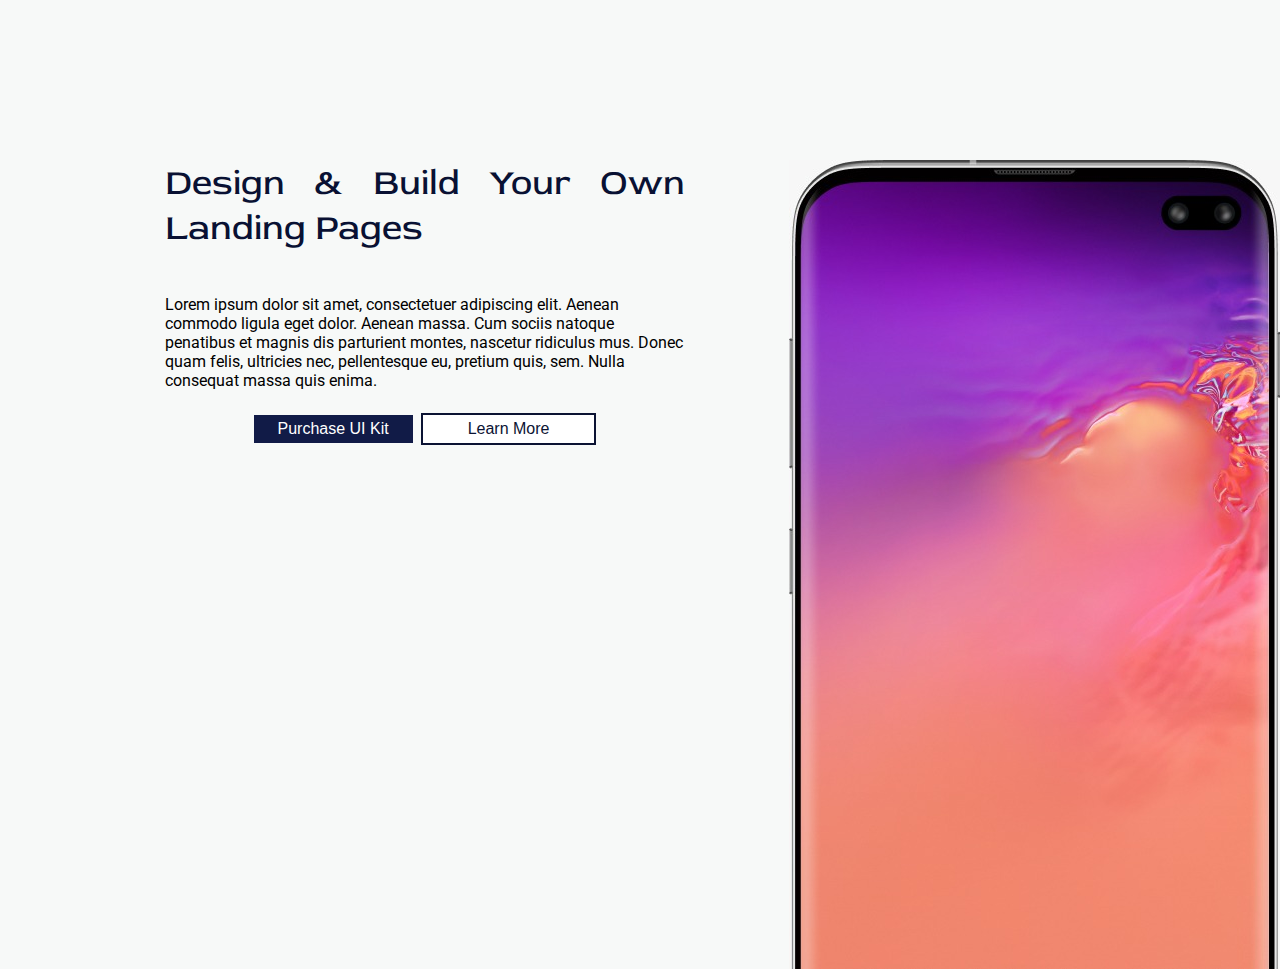
<file: index.html>
<!DOCTYPE html>
<html lang="en">
    <head>
        <meta charset="UTF-8">
        <meta name="viewport" content="width=device-width, initial-scale=1.0">
        <title>Figma</title>
        <link rel="stylesheet" href="style.css">
        <link rel="preconnect" href="https://fonts.googleapis.com">
        <link rel="preconnect" href="https://fonts.gstatic.com" crossorigin>
        <link rel="preconnect" href="https://fonts.googleapis.com">
        <link rel="preconnect" href="https://fonts.gstatic.com" crossorigin>
        <link href="https://fonts.googleapis.com/css2?family=Cinzel:wght@400..900&family=Red+Rose:wght@300..700&family=Roboto:ital,wght@0,100;0,300;0,400;0,500;0,700;0,900;1,100;1,300;1,400;1,500;1,700;1,900&display=swap" rel="stylesheet">

    </head>
    <body style="display: flex; justify-content: center; background-color: #F7F9F8;">
        <main>
            <header>
                
                <div style="display: flex;justify-content: center; align-items: center; width: 100%;"></div>
            </header>
            <nav></nav>
            <section class="section_1 roboto-regular ">
                <img class = "celular "src="img/celular.jpeg" alt="">
                <div class = "red-rose"style="text-align: justify; color: #091133;">Design & Build Your Own Landing Pages <br><br></div class ="roboto-regular">Lorem ipsum dolor sit amet, consectetuer adipiscing elit. Aenean commodo ligula eget dolor. Aenean massa. Cum sociis natoque penatibus et magnis dis parturient montes, nascetur ridiculus mus. Donec quam felis, ultricies nec, pellentesque eu, pretium quis, sem. Nulla consequat massa quis enima.</div> <br> <br>
                <div style="text-align: center;">
                <a href="index2.html"><button class="meu-botao"> Purchase UI Kit </button></a>
                <button class="o-botao_2"> Learn More </button>
            </div>
            </section>
           
            <footer></footer>
        </main>
    </body>
</html>
</file>
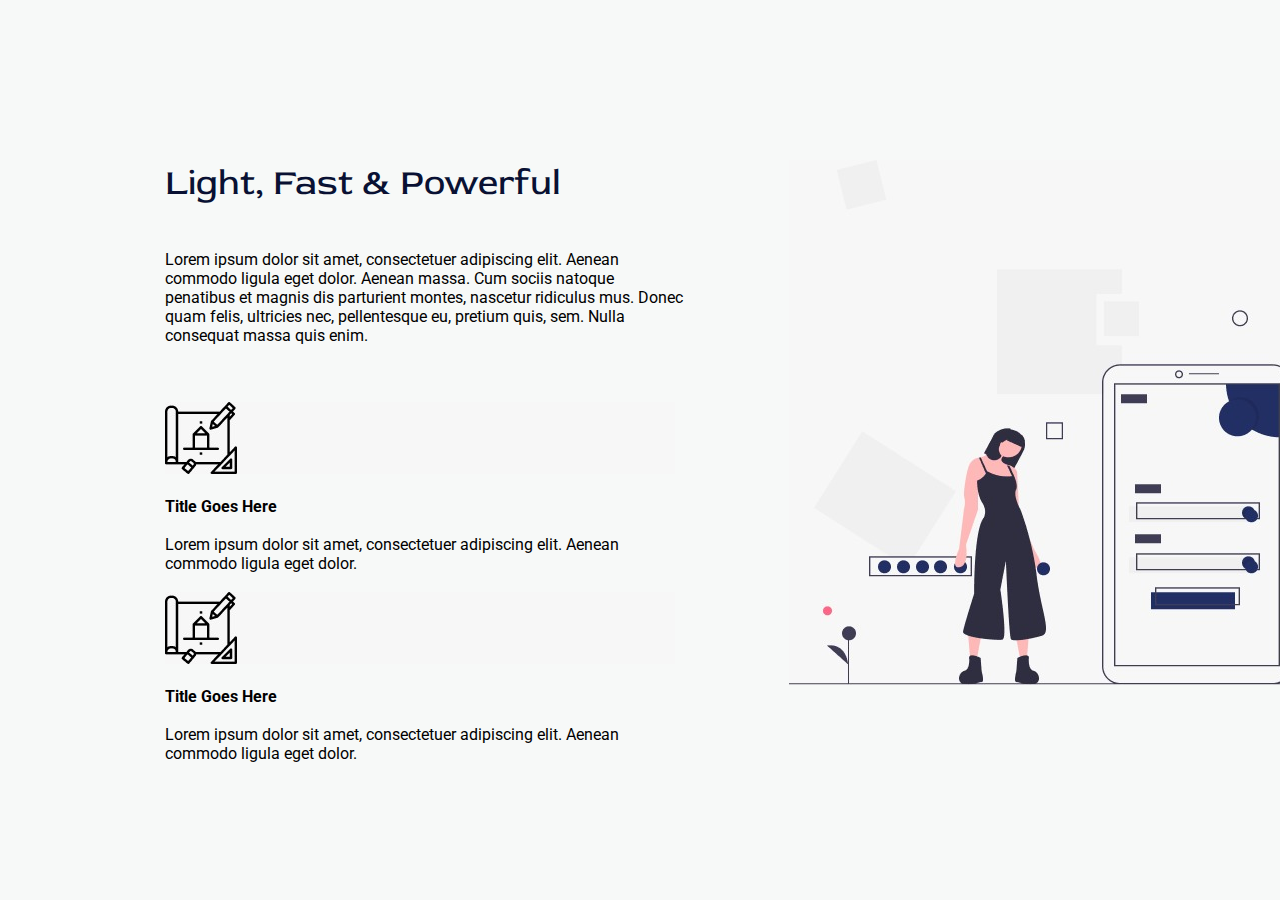
<file: index2.html>
<!DOCTYPE html>
<html lang="en">
    <head>
        <meta charset="UTF-8">
        <meta name="viewport" content="width=device-width, initial-scale=1.0">
        <title>Figma</title>
        <link rel="stylesheet" href="style.css">
        <link rel="preconnect" href="https://fonts.googleapis.com">
        <link rel="preconnect" href="https://fonts.gstatic.com" crossorigin>
        <link rel="preconnect" href="https://fonts.googleapis.com">
        <link rel="preconnect" href="https://fonts.gstatic.com" crossorigin>
        <link href="https://fonts.googleapis.com/css2?family=Cinzel:wght@400..900&family=Red+Rose:wght@300..700&family=Roboto:ital,wght@0,100;0,300;0,400;0,500;0,700;0,900;1,100;1,300;1,400;1,500;1,700;1,900&display=swap" rel="stylesheet">

    </head>
    <body style="display: flex; justify-content: center; background-color: #F7F9F8;">
        <main>
            <header>
                
                <div style="display: flex;justify-content: center; align-items: center; width: 100%;"></div>
            </header>
            <nav></nav>
            <section class="section_1 roboto-regular">
                <img class = "celular" src="img/mulher.jpeg" alt="">
                <div class = "red-rose"style="text-align: justify; color: #091133;">Light, Fast & Powerful <br><br></div class ="roboto-regular">Lorem ipsum dolor sit amet, consectetuer adipiscing elit. Aenean commodo ligula eget dolor. Aenean massa. Cum sociis natoque penatibus et magnis dis parturient montes, nascetur ridiculus mus. Donec quam felis, ultricies nec, pellentesque eu, pretium quis, sem. Nulla consequat massa quis enim.</div> <br> <br>
                <br><br> <img class="minha-imagem" src="img/ícone.jpeg" alt=""> <br><br><b>Title Goes Here</b> <br> <br> Lorem ipsum dolor sit amet, consectetuer adipiscing elit. Aenean commodo ligula eget dolor. <br><br>
                <img class="minha-imagem" src="img/ícone.jpeg" alt=""> <br><br><b>Title Goes Here</b> <br> <br> Lorem ipsum dolor sit amet, consectetuer adipiscing elit. Aenean commodo ligula eget dolor. <br><br> 
            </div>
            </section>
            <footer ></footer>
        </main>
    </body>
</html>
</file>
<file: style.css>
.celular{
    position: absolute;
    left: 120%;
    right: 11.46%;
    top: 0%;
    bottom: -24.42%;
}

.section_1 {
    position: absolute;
    width: 520px;
    height: 330px;
    left: 165px;
    top: 160px;
}

.section_2 {


    height: 250px;
    padding: 10px;
    margin-top: 10px;
    color: 6F7CB2;

    display: flex;
    flex-direction: row-reverse;
    gap: 30px;
}


.red-rose {
  font-family: "Red Rose", serif;
  font-optical-sizing: auto;
  font-size: 36px;
  font-weight: weight;
  font-style: normal;

}


  .roboto-regular {
    font-family: "Roboto", sans-serif;
    font-weight: 400;
    font-style: normal;
  }
  
  
  .meu-botao {
    background-color: #111B47; /* Cor de fundo */
    border: none; /* Sem borda */
    color: white; /* Cor do texto */
    padding: 5px 24px; /* Espaçamento interno */
    text-align: center; /* Alinhamento do texto */
    text-decoration: none; /* Sem decoração de texto */
    display: inline-block; /* Mostrar como bloco */
    font-size: 16px; /* Tamanho da fonte */
    margin: 4px 2px; /* Margem externa */
    cursor: pointer; /* Cursor do mouse */
 
    transition-duration: 0.4s; /* Duração da transição */
}

.meu-botao:hover {
    background-color: #0b1333; /* Mudar cor de fundo no hover */
}


.o-botao_2 {
    background-color: #ffffff; /* Cor de fundo */
    border: 2px solid #0b1333; /* Sem borda */
    color: #0b1333; /* Cor do texto */
    padding: 5px 45px; /* Espaçamento interno */
    text-align: center; /* Alinhamento do texto */
    text-decoration: none; /* Sem decoração de texto */
    display: inline-block; /* Mostrar como bloco */
    font-size: 16px; /* Tamanho da fonte */
    margin: 4px 2px; /* Margem externa */
    cursor: pointer; /* Cursor do mouse */
 
    transition-duration: 0.4s; /* Duração da transição */
}
</file>
